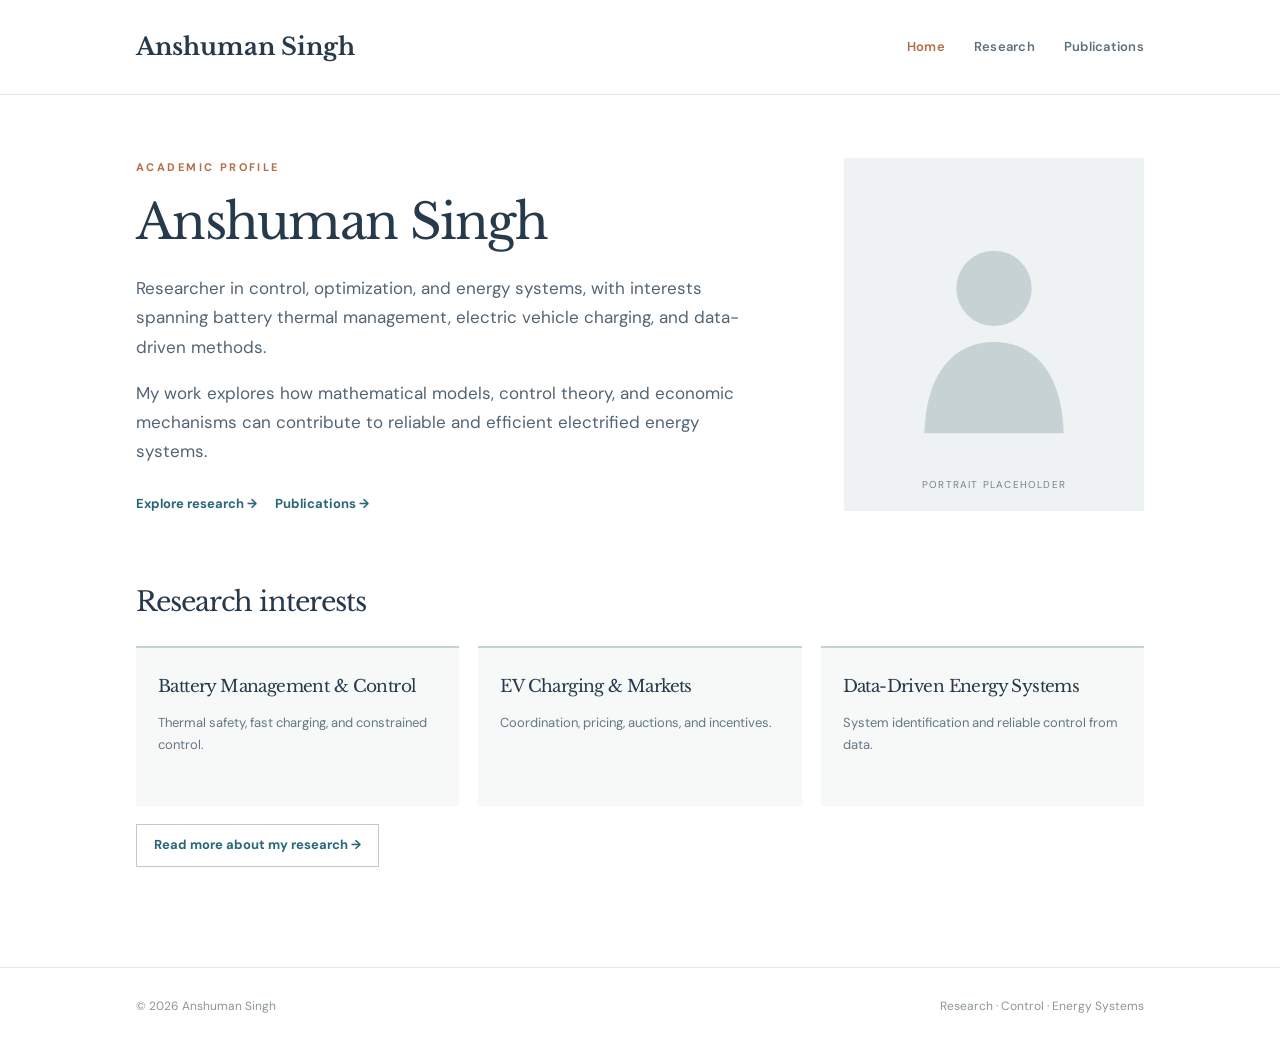
<file: index.html>
<!doctype html><html lang="en"><head><meta charset="utf-8"><meta name="viewport" content="width=device-width,initial-scale=1"><meta name="description" content="Anshuman Singh — research in control, optimization, battery systems, and electric vehicle markets."><title>Anshuman Singh | Home</title><link rel="stylesheet" href="style.css"></head><body data-page="home"><div id="app"></div><script src="site.js"></script></body></html>
</file>
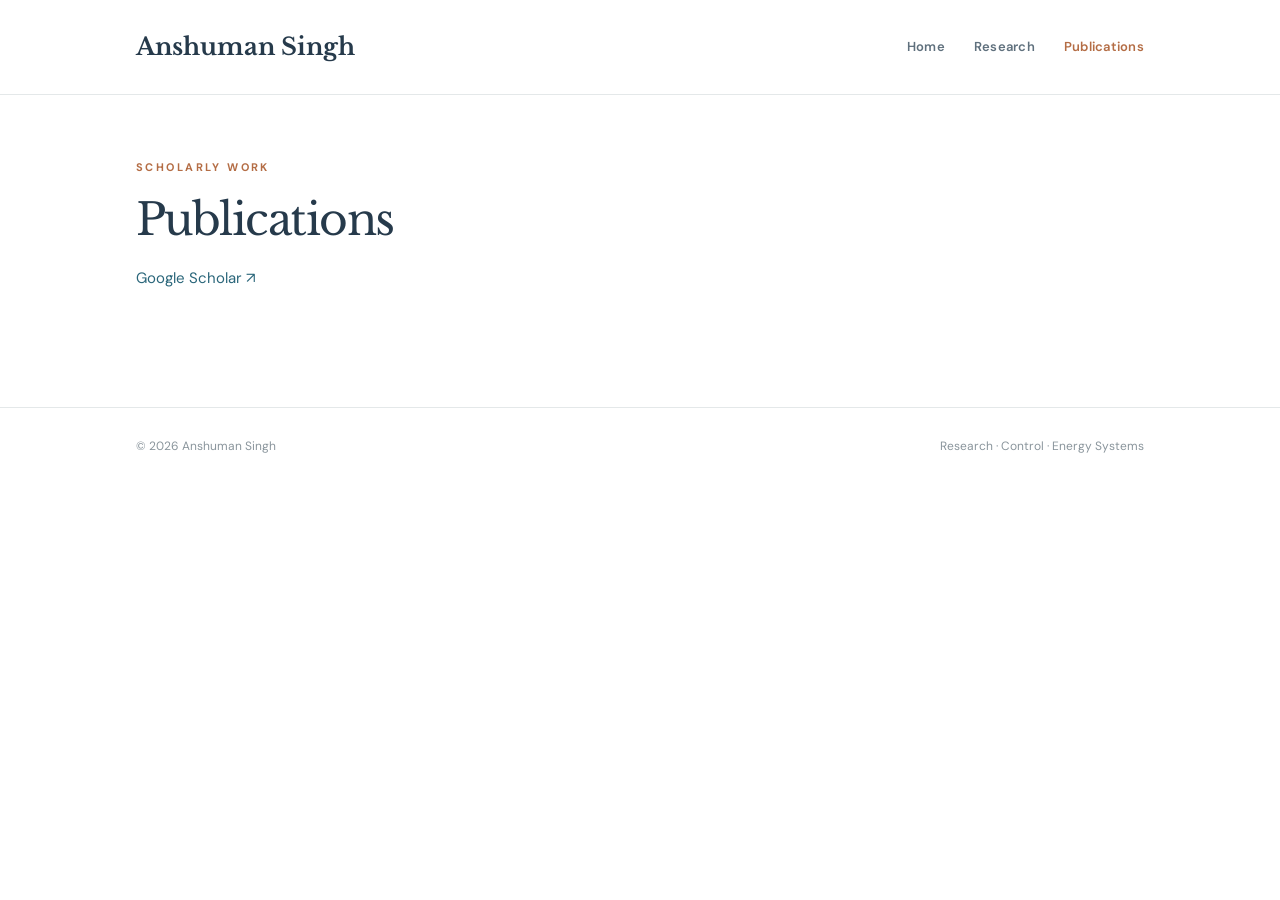
<file: publications.html>
<!doctype html><html lang="en"><head><meta charset="utf-8"><meta name="viewport" content="width=device-width,initial-scale=1"><title>Publications | Anshuman Singh</title><link rel="stylesheet" href="style.css"></head><body data-page="publications"><div id="app"></div><script src="site.js"></script></body></html>
</file>
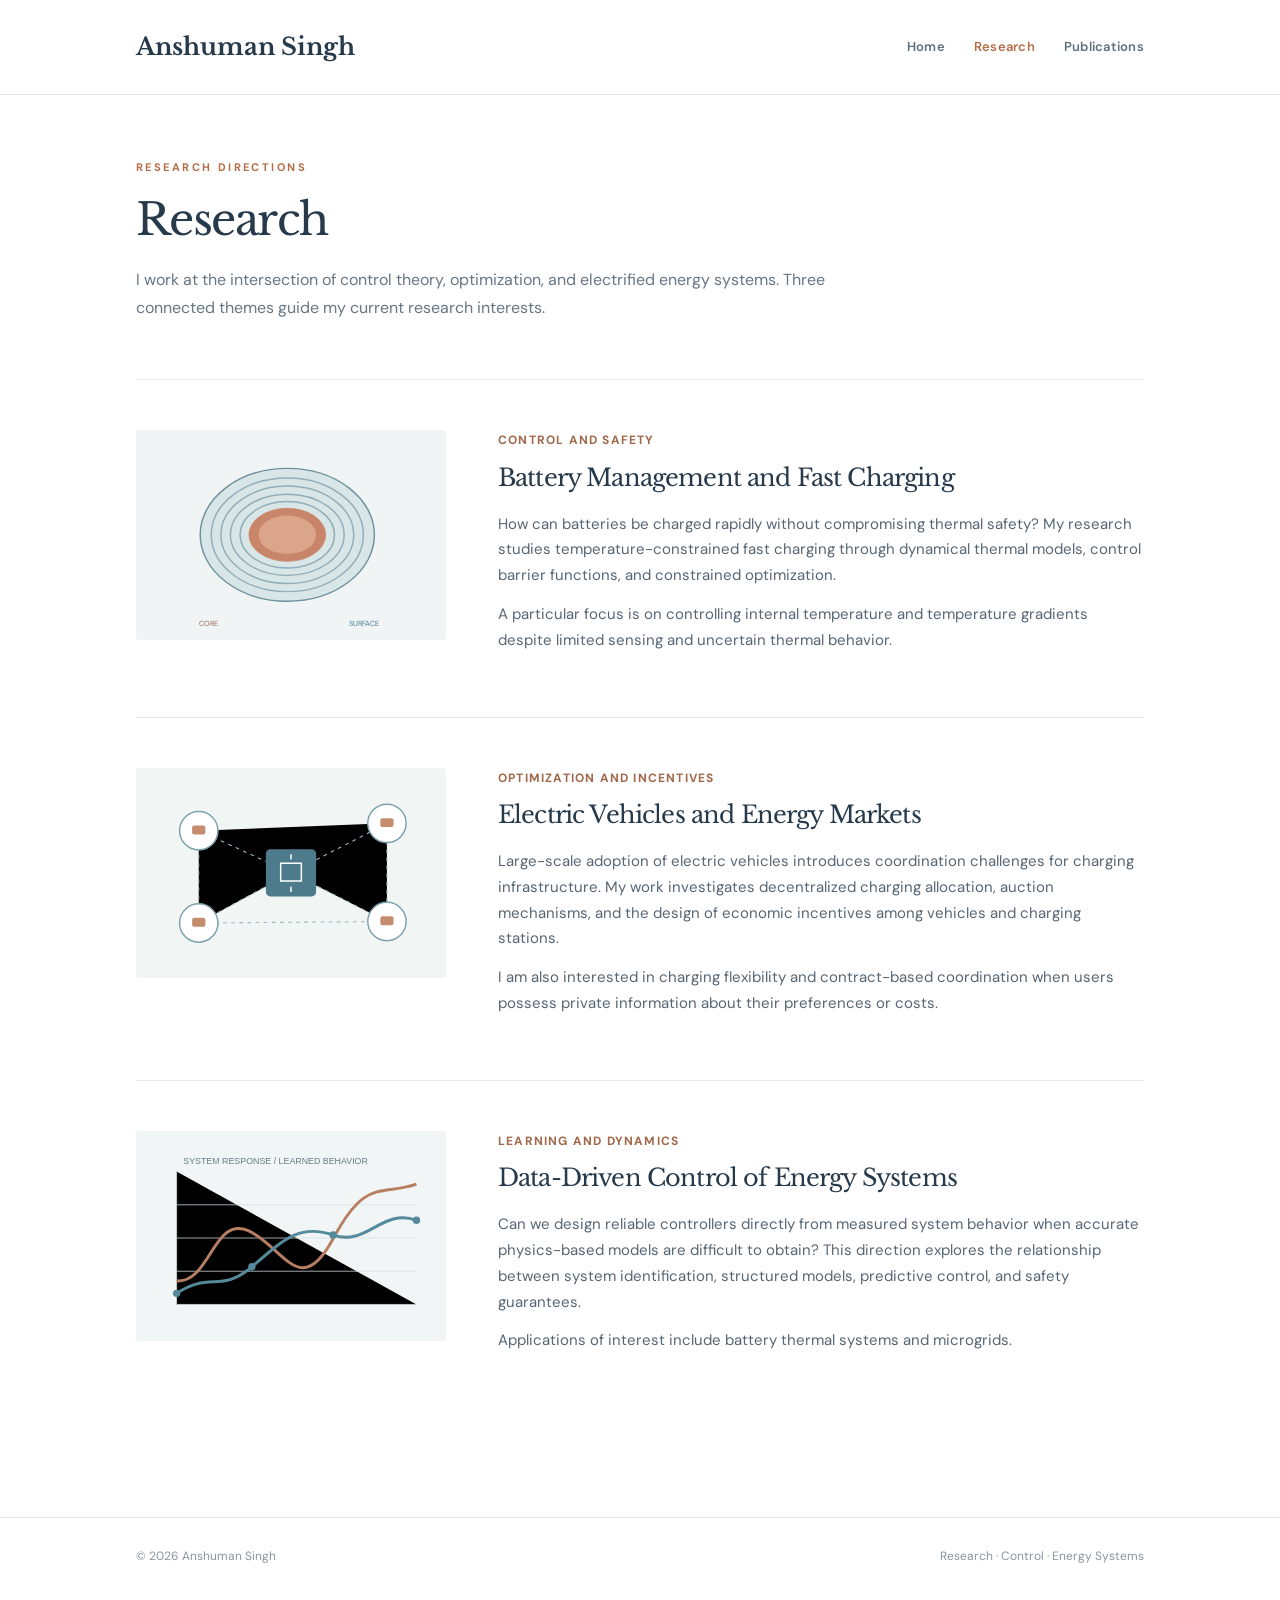
<file: research.html>
<!doctype html><html lang="en"><head><meta charset="utf-8"><meta name="viewport" content="width=device-width,initial-scale=1"><meta name="description" content="Research interests of Anshuman Singh: batteries, EV markets, data-driven control."><title>Research | Anshuman Singh</title><link rel="stylesheet" href="style.css"></head><body data-page="research"><div id="app"></div><script src="site.js"></script></body></html>
</file>
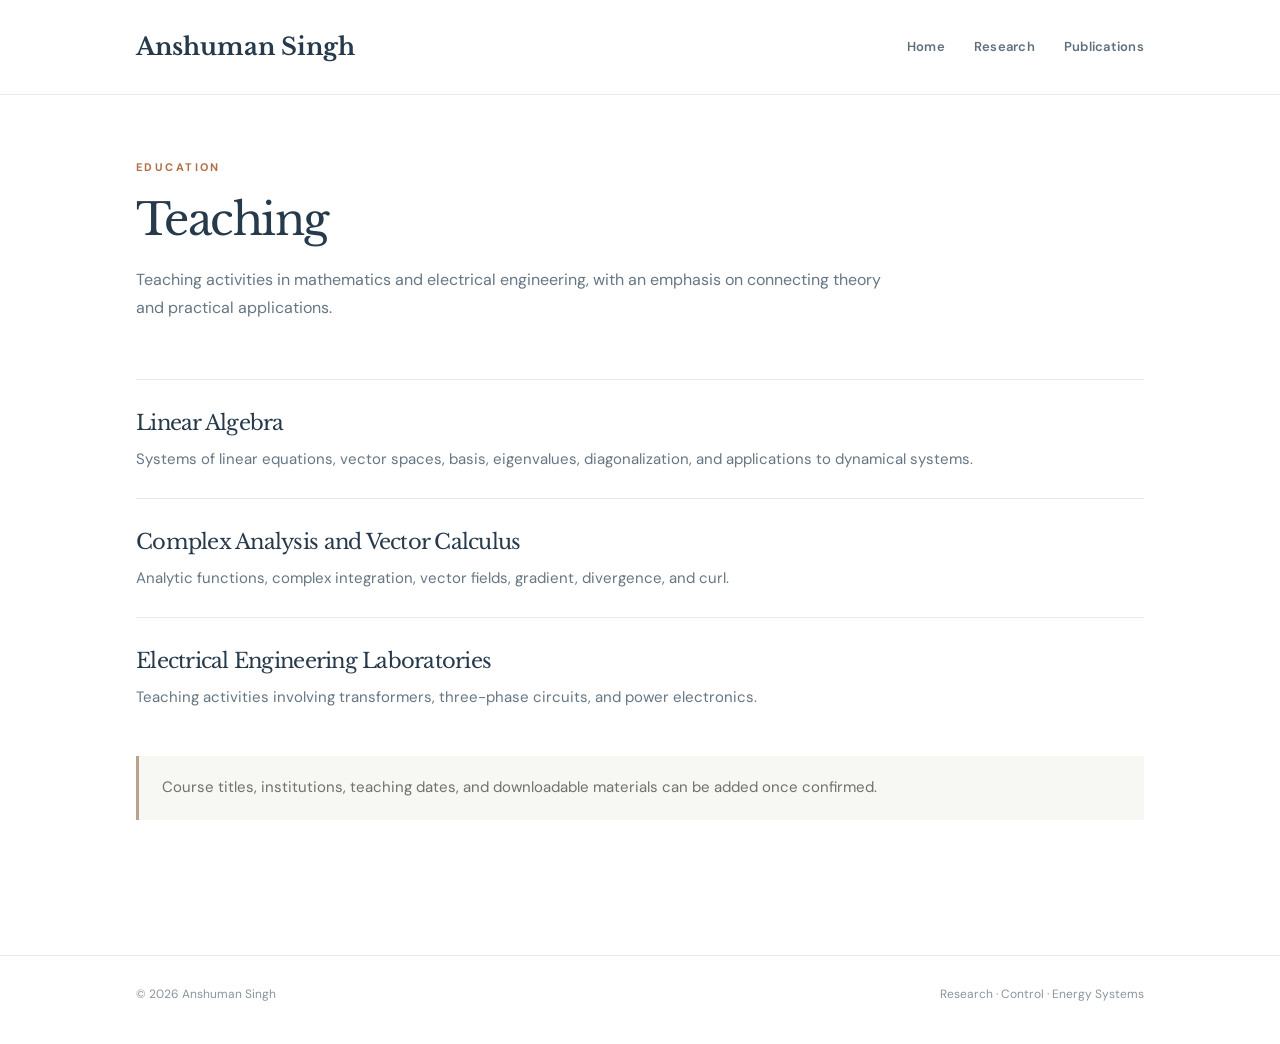
<file: teaching.html>
<!doctype html><html lang="en"><head><meta charset="utf-8"><meta name="viewport" content="width=device-width,initial-scale=1"><title>Teaching | Anshuman Singh</title><link rel="stylesheet" href="style.css"></head><body data-page="teaching"><div id="app"></div><script src="site.js"></script></body></html>
</file>
<file: style.css>
@import url('https://fonts.googleapis.com/css2?family=DM+Sans:wght@400;500;600;700&family=Libre+Baskerville:wght@400;700&display=swap');
:root{--ink:#263a4b;--muted:#667683;--accent:#b46d45;--line:#e4e8e9;--paper:#fff;--soft:#f6f8f8}*{box-sizing:border-box}html{scroll-behavior:smooth}body{margin:0;background:var(--paper);color:var(--ink);font-family:'DM Sans',Arial,sans-serif;line-height:1.72;font-size:15px}a{color:#2a667a;text-decoration:none}a:hover{text-decoration:underline}.wrap{max-width:1080px;margin:auto;padding:0 36px}.header{border-bottom:1px solid var(--line)}.header .wrap{display:flex;align-items:center;justify-content:space-between;min-height:94px;gap:30px}.brand{font-family:'Libre Baskerville',serif;font-size:24px;color:var(--ink);font-weight:700;white-space:nowrap}.nav{display:flex;gap:29px;align-items:center;flex-wrap:wrap}.nav a{font-size:13px;color:#5f707d;font-weight:600;letter-spacing:.02em}.nav a.active,.nav a:hover{color:var(--accent)}.menu-btn{display:none}.main{padding-top:63px;padding-bottom:100px}.eyebrow{text-transform:uppercase;letter-spacing:.22em;font-weight:700;font-size:11px;color:var(--accent);margin:0 0 14px}.page-title,h1,h2,h3{font-family:'Libre Baskerville',Georgia,serif;letter-spacing:-.035em}.page-title{font-size:44px;font-weight:400;line-height:1.3;margin:0 0 18px}.intro{max-width:760px;color:var(--muted);font-size:16px;margin:0 0 58px}.rule{border:0;border-top:1px solid var(--line);margin:0}.research-item{display:grid;grid-template-columns:310px 1fr;gap:52px;padding:50px 0;border-top:1px solid var(--line);align-items:start}.research-item h2{font-size:24px;font-weight:400;margin:0 0 16px;line-height:1.45}.research-item p{color:#566674;margin:0 0 13px}.figure{min-height:210px;overflow:hidden;background:#eef3f4;border-radius:3px;display:flex;align-items:center;justify-content:center}.figure svg{width:100%;height:auto;display:block}.tagline{color:#a16749!important;font-size:12px;font-weight:700;letter-spacing:.1em;text-transform:uppercase;margin:0 0 10px!important}.home-grid{display:grid;grid-template-columns:1fr 300px;gap:80px;align-items:start}.home-title{font-size:49px;font-weight:400;line-height:1.25;margin:0 0 22px}.home-text{font-size:17px;color:#526473;max-width:660px}.portrait{aspect-ratio:4/4.7;background:#eff2f2;display:flex;align-items:center;justify-content:center;position:relative;overflow:hidden}.portrait svg{width:58%;opacity:.58}.portrait small{position:absolute;bottom:17px;letter-spacing:.12em;font-size:10px;color:#74828a;text-transform:uppercase}.links{display:flex;gap:18px;flex-wrap:wrap;margin-top:26px}.links a{font-size:13px;font-weight:700}.section-head{font-size:27px;font-weight:400;margin:64px 0 21px}.topic-list{display:grid;grid-template-columns:repeat(3,1fr);gap:19px}.topic{border-top:2px solid #c2d2d5;background:#f7f9f9;padding:24px 22px;min-height:160px}.topic h3{font-size:17px;font-weight:400;margin:0 0 10px}.topic p{color:var(--muted);font-size:13px;margin:0}.entry{display:grid;grid-template-columns:90px 1fr;gap:22px;padding:23px 0;border-top:1px solid var(--line)}.year{color:var(--accent);font-size:13px;font-weight:700}.entry h3{font-family:'DM Sans',sans-serif;font-size:16px;letter-spacing:0;margin:0 0 8px}.entry p{color:var(--muted);margin:0;font-size:14px}.notice{padding:19px 23px;background:#f7f7f4;border-left:3px solid #bca18d;color:#6e716f;margin:20px 0 35px}.course{padding:25px 0;border-top:1px solid var(--line)}.course h2{font-size:21px;font-weight:400;margin:0 0 6px}.course p{color:var(--muted);margin:0}.footer{border-top:1px solid var(--line);color:#8a959c;font-size:12px;padding:28px 0 40px}.footer .wrap{display:flex;justify-content:space-between;gap:15px}.cta{display:inline-block;margin-top:18px;border:1px solid #becad0;padding:9px 17px;font-size:13px;font-weight:700}.cta:hover{background:#f3f7f8;text-decoration:none}@media(max-width:760px){.wrap{padding:0 22px}.header .wrap{min-height:76px;align-items:flex-start;padding-top:24px;padding-bottom:20px;flex-direction:column;gap:15px}.brand{font-size:21px}.nav{gap:17px}.nav a{font-size:12px}.main{padding-top:44px;padding-bottom:60px}.page-title{font-size:37px}.intro{margin-bottom:40px}.research-item{grid-template-columns:1fr;gap:23px;padding:35px 0}.figure{max-width:440px}.home-grid{grid-template-columns:1fr;gap:33px}.home-title{font-size:39px}.portrait{max-width:260px}.topic-list{grid-template-columns:1fr}.entry{grid-template-columns:1fr;gap:4px}.footer .wrap{flex-direction:column}}
</file>
